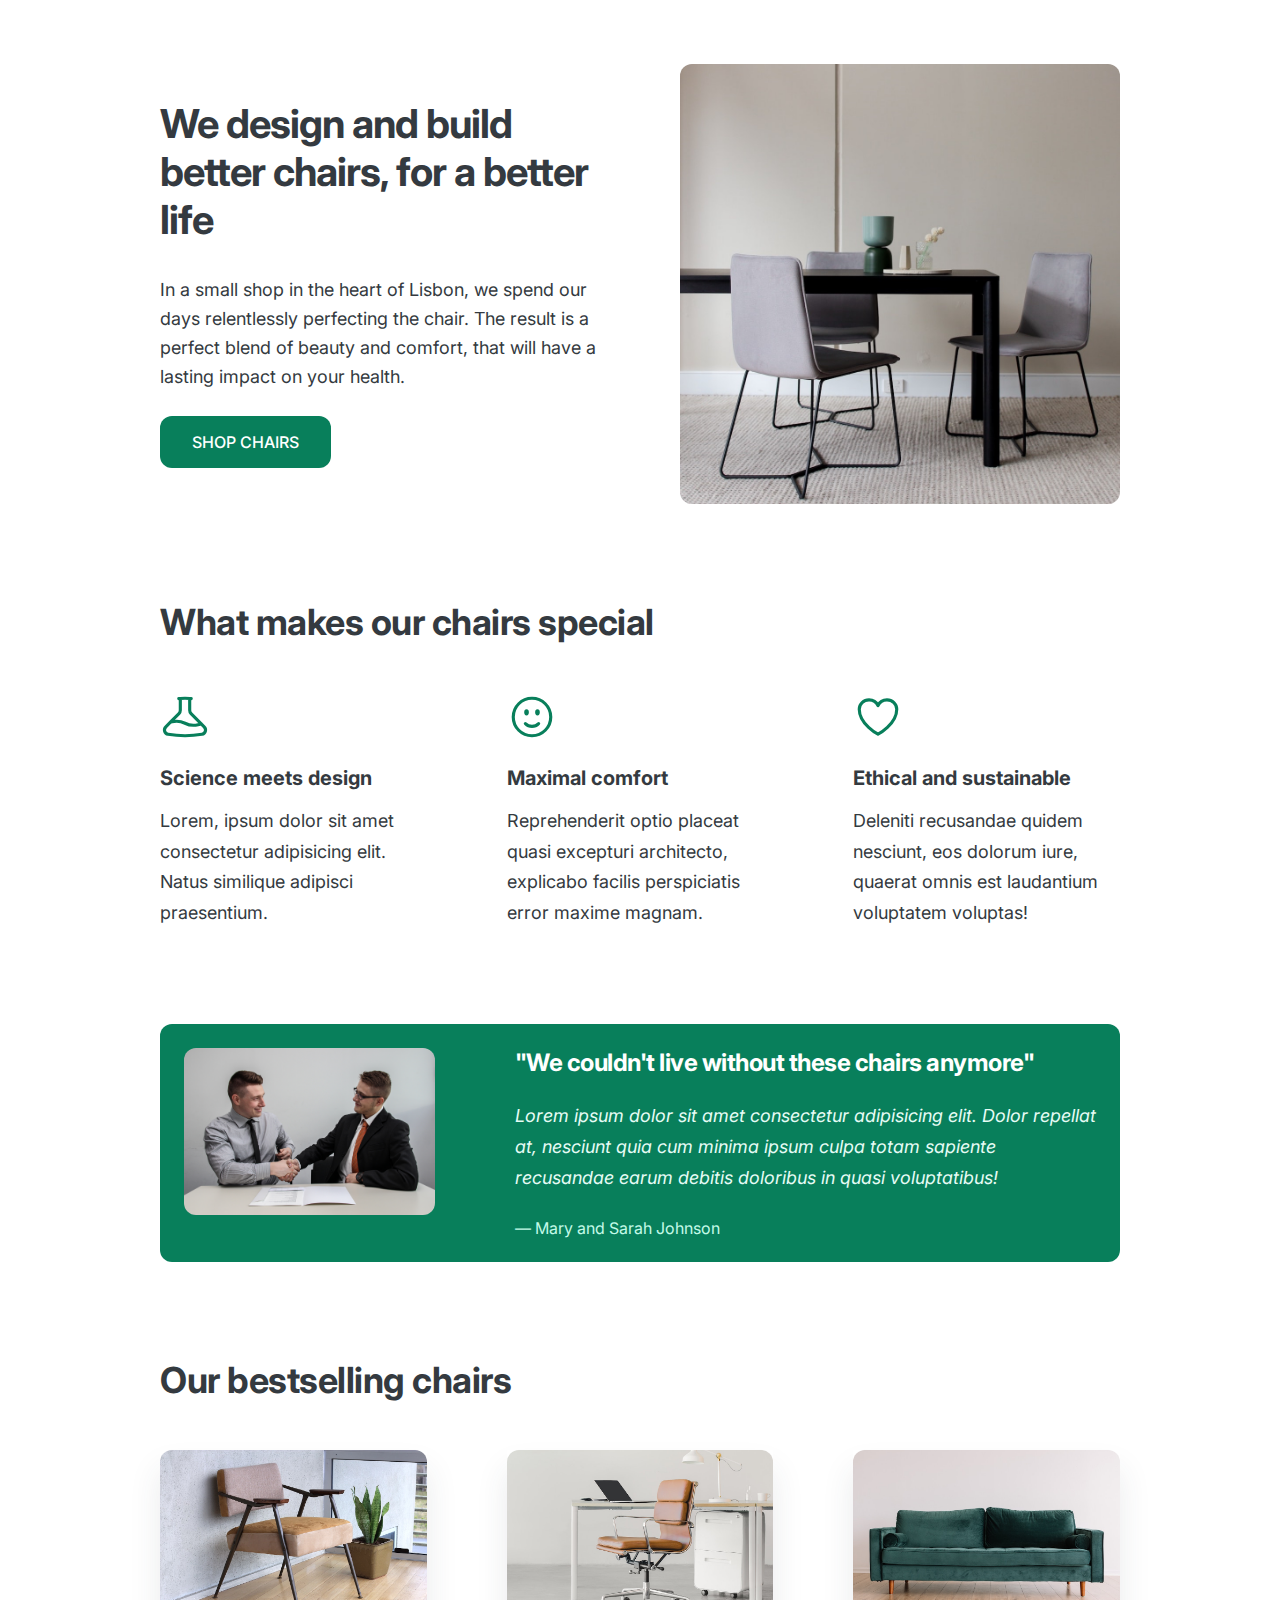
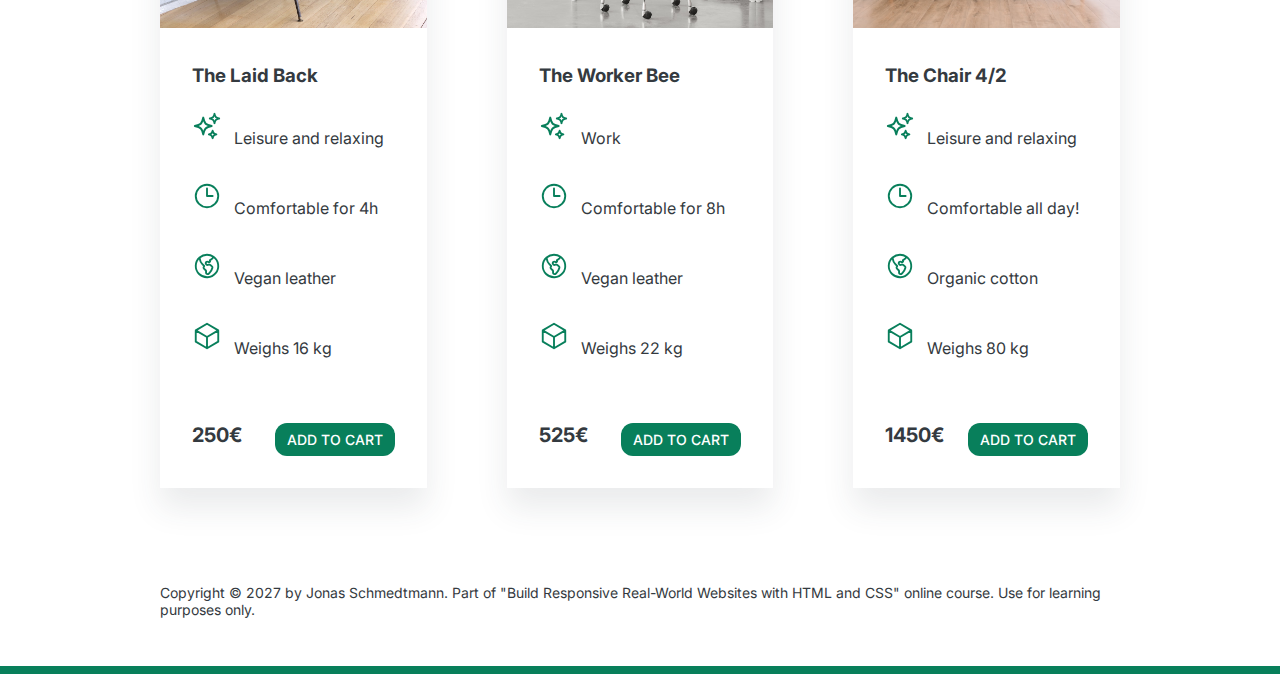
<file: 02-Udemy/01 Build Responsive Real-World Websites with HTML and CSS/05-Design/index.html>
<!DOCTYPE html>
<html lang="en">
  <head>
    <meta charset="UTF-8" />
    <meta http-equiv="X-UA-Compatible" content="IE=edge" />
    <meta name="viewport" content="width=device-width, initial-scale=1.0" />
    <link rel="preconnect" href="https://fonts.googleapis.com" />
    <link rel="preconnect" href="https://fonts.gstatic.com" crossorigin />
    <link
      href="https://fonts.googleapis.com/css2?family=Inter:wght@400;500;700&display=swap"
      rel="stylesheet"
    />

    <link rel="stylesheet" href="style.css" />
    <title>Lisbon Chair Shop</title>
  </head>
  <body>
    <div class="container">
      <header>
        <div class="header-text-box">
          <h1>We design and build better chairs, for a better life</h1>
          <p class="header-text">
            In a small shop in the heart of Lisbon, we spend our days
            relentlessly perfecting the chair. The result is a perfect blend of
            beauty and comfort, that will have a lasting impact on your health.
          </p>
          <a class="btn btn--big" href="#">Shop chairs</a>
        </div>
        <img src="hero.jpg" alt="Photo" />
      </header>

      <section>
        <h2>What makes our chairs special</h2>
        <div class="grid-3-cols">
          <div>
            <svg
              xmlns="http://www.w3.org/2000/svg"
              fill="none"
              viewBox="0 0 24 24"
              stroke-width="1.5"
              stroke="currentColor"
              class="features-icon"
            >
              <path
                stroke-linecap="round"
                stroke-linejoin="round"
                d="M9.75 3.104v5.714a2.25 2.25 0 01-.659 1.591L5 14.5M9.75 3.104c-.251.023-.501.05-.75.082m.75-.082a24.301 24.301 0 014.5 0m0 0v5.714c0 .597.237 1.17.659 1.591L19.8 15.3M14.25 3.104c.251.023.501.05.75.082M19.8 15.3l-1.57.393A9.065 9.065 0 0112 15a9.065 9.065 0 00-6.23-.693L5 14.5m14.8.8l1.402 1.402c1.232 1.232.65 3.318-1.067 3.611A48.309 48.309 0 0112 21c-2.773 0-5.491-.235-8.135-.687-1.718-.293-2.3-2.379-1.067-3.61L5 14.5"
              />
            </svg>

            <p class="features-title"><strong>Science meets design</strong></p>
            <p class="features-text">
              Lorem, ipsum dolor sit amet consectetur adipisicing elit. Natus
              similique adipisci praesentium.
            </p>
          </div>

          <div>
            <svg
              xmlns="http://www.w3.org/2000/svg"
              fill="none"
              viewBox="0 0 24 24"
              stroke-width="1.5"
              stroke="currentColor"
              class="features-icon"
            >
              <path
                stroke-linecap="round"
                stroke-linejoin="round"
                d="M15.182 15.182a4.5 4.5 0 01-6.364 0M21 12a9 9 0 11-18 0 9 9 0 0118 0zM9.75 9.75c0 .414-.168.75-.375.75S9 10.164 9 9.75 9.168 9 9.375 9s.375.336.375.75zm-.375 0h.008v.015h-.008V9.75zm5.625 0c0 .414-.168.75-.375.75s-.375-.336-.375-.75.168-.75.375-.75.375.336.375.75zm-.375 0h.008v.015h-.008V9.75z"
              />
            </svg>

            <p class="features-title">
              <strong>Maximal comfort</strong>
            </p>
            <p class="features-text">
              Reprehenderit optio placeat quasi excepturi architecto, explicabo
              facilis perspiciatis error maxime magnam.
            </p>
          </div>

          <div>
            <svg
              xmlns="http://www.w3.org/2000/svg"
              fill="none"
              viewBox="0 0 24 24"
              stroke-width="1.5"
              stroke="currentColor"
              class="features-icon"
            >
              <path
                stroke-linecap="round"
                stroke-linejoin="round"
                d="M21 8.25c0-2.485-2.099-4.5-4.688-4.5-1.935 0-3.597 1.126-4.312 2.733-.715-1.607-2.377-2.733-4.313-2.733C5.1 3.75 3 5.765 3 8.25c0 7.22 9 12 9 12s9-4.78 9-12z"
              />
            </svg>

            <p class="features-title">
              <strong>Ethical and sustainable</strong>
            </p>
            <p class="features-text">
              Deleniti recusandae quidem nesciunt, eos dolorum iure, quaerat
              omnis est laudantium voluptatem voluptas!
            </p>
          </div>
        </div>
      </section>

      <section class="testimonial-section">
        <div class="grid-3-cols">
          <img src="customers.jpg" alt="People sitting on chairs" />
          <div class="testimonial-box">
            <h2>"We couldn't live without these chairs anymore"</h2>
            <blockquote class="testimonial-text">
              Lorem ipsum dolor sit amet consectetur adipisicing elit. Dolor
              repellat at, nesciunt quia cum minima ipsum culpa totam sapiente
              recusandae earum debitis doloribus in quasi voluptatibus!
            </blockquote>
            <p class="testimonial-author">&mdash; Mary and Sarah Johnson</p>
          </div>
        </div>
      </section>

      <section>
        <h2>Our bestselling chairs</h2>
        <div class="grid-3-cols">
          <figure class="chair">
            <img src="chair-1.jpg" alt="Chair" />
            <div class="chair-box">
              <h3>The Laid Back</h3>
              <ul class="chair-details">
                <li>
                  <svg
                    xmlns="http://www.w3.org/2000/svg"
                    fill="none"
                    viewBox="0 0 24 24"
                    stroke-width="1.5"
                    stroke="currentColor"
                    class="chair-icon"
                  >
                    <path
                      stroke-linecap="round"
                      stroke-linejoin="round"
                      d="M9.813 15.904L9 18.75l-.813-2.846a4.5 4.5 0 00-3.09-3.09L2.25 12l2.846-.813a4.5 4.5 0 003.09-3.09L9 5.25l.813 2.846a4.5 4.5 0 003.09 3.09L15.75 12l-2.846.813a4.5 4.5 0 00-3.09 3.09zM18.259 8.715L18 9.75l-.259-1.035a3.375 3.375 0 00-2.455-2.456L14.25 6l1.036-.259a3.375 3.375 0 002.455-2.456L18 2.25l.259 1.035a3.375 3.375 0 002.456 2.456L21.75 6l-1.035.259a3.375 3.375 0 00-2.456 2.456zM16.894 20.567L16.5 21.75l-.394-1.183a2.25 2.25 0 00-1.423-1.423L13.5 18.75l1.183-.394a2.25 2.25 0 001.423-1.423l.394-1.183.394 1.183a2.25 2.25 0 001.423 1.423l1.183.394-1.183.394a2.25 2.25 0 00-1.423 1.423z"
                    />
                  </svg>

                  <!-- Span is a generic INLINE text element, it doesn't have any meaning. It's like a div element, but inline -->
                  <span>Leisure and relaxing</span>
                </li>
                <li>
                  <svg
                    xmlns="http://www.w3.org/2000/svg"
                    fill="none"
                    viewBox="0 0 24 24"
                    stroke-width="1.5"
                    stroke="currentColor"
                    class="chair-icon"
                  >
                    <path
                      stroke-linecap="round"
                      stroke-linejoin="round"
                      d="M12 6v6h4.5m4.5 0a9 9 0 11-18 0 9 9 0 0118 0z"
                    />
                  </svg>

                  <span>Comfortable for 4h</span>
                </li>
                <li>
                  <svg
                    xmlns="http://www.w3.org/2000/svg"
                    fill="none"
                    viewBox="0 0 24 24"
                    stroke-width="1.5"
                    stroke="currentColor"
                    class="chair-icon"
                  >
                    <path
                      stroke-linecap="round"
                      stroke-linejoin="round"
                      d="M6.115 5.19l.319 1.913A6 6 0 008.11 10.36L9.75 12l-.387.775c-.217.433-.132.956.21 1.298l1.348 1.348c.21.21.329.497.329.795v1.089c0 .426.24.815.622 1.006l.153.076c.433.217.956.132 1.298-.21l.723-.723a8.7 8.7 0 002.288-4.042 1.087 1.087 0 00-.358-1.099l-1.33-1.108c-.251-.21-.582-.299-.905-.245l-1.17.195a1.125 1.125 0 01-.98-.314l-.295-.295a1.125 1.125 0 010-1.591l.13-.132a1.125 1.125 0 011.3-.21l.603.302a.809.809 0 001.086-1.086L14.25 7.5l1.256-.837a4.5 4.5 0 001.528-1.732l.146-.292M6.115 5.19A9 9 0 1017.18 4.64M6.115 5.19A8.965 8.965 0 0112 3c1.929 0 3.716.607 5.18 1.64"
                    />
                  </svg>

                  <span>Vegan leather</span>
                </li>
                <li>
                  <svg
                    xmlns="http://www.w3.org/2000/svg"
                    fill="none"
                    viewBox="0 0 24 24"
                    stroke-width="1.5"
                    stroke="currentColor"
                    class="chair-icon"
                  >
                    <path
                      stroke-linecap="round"
                      stroke-linejoin="round"
                      d="M21 7.5l-9-5.25L3 7.5m18 0l-9 5.25m9-5.25v9l-9 5.25M3 7.5l9 5.25M3 7.5v9l9 5.25m0-9v9"
                    />
                  </svg>
                  <span>Weighs 16 kg</span>
                </li>
              </ul>
              <div class="chair-price">
                <strong>250€</strong>
                <a href="#" class="btn btn--small">Add to cart</a>
              </div>
            </div>
          </figure>

          <figure class="chair">
            <img src="chair-2.jpg" alt="Chair" />
            <div class="chair-box">
              <h3>The Worker Bee</h3>
              <ul class="chair-details">
                <li>
                  <svg
                    xmlns="http://www.w3.org/2000/svg"
                    fill="none"
                    viewBox="0 0 24 24"
                    stroke-width="1.5"
                    stroke="currentColor"
                    class="chair-icon"
                  >
                    <path
                      stroke-linecap="round"
                      stroke-linejoin="round"
                      d="M9.813 15.904L9 18.75l-.813-2.846a4.5 4.5 0 00-3.09-3.09L2.25 12l2.846-.813a4.5 4.5 0 003.09-3.09L9 5.25l.813 2.846a4.5 4.5 0 003.09 3.09L15.75 12l-2.846.813a4.5 4.5 0 00-3.09 3.09zM18.259 8.715L18 9.75l-.259-1.035a3.375 3.375 0 00-2.455-2.456L14.25 6l1.036-.259a3.375 3.375 0 002.455-2.456L18 2.25l.259 1.035a3.375 3.375 0 002.456 2.456L21.75 6l-1.035.259a3.375 3.375 0 00-2.456 2.456zM16.894 20.567L16.5 21.75l-.394-1.183a2.25 2.25 0 00-1.423-1.423L13.5 18.75l1.183-.394a2.25 2.25 0 001.423-1.423l.394-1.183.394 1.183a2.25 2.25 0 001.423 1.423l1.183.394-1.183.394a2.25 2.25 0 00-1.423 1.423z"
                    />
                  </svg>
                  <span>Work</span>
                </li>
                <li>
                  <svg
                    xmlns="http://www.w3.org/2000/svg"
                    fill="none"
                    viewBox="0 0 24 24"
                    stroke-width="1.5"
                    stroke="currentColor"
                    class="chair-icon"
                  >
                    <path
                      stroke-linecap="round"
                      stroke-linejoin="round"
                      d="M12 6v6h4.5m4.5 0a9 9 0 11-18 0 9 9 0 0118 0z"
                    />
                  </svg>

                  <span>Comfortable for 8h</span>
                </li>
                <li>
                  <svg
                    xmlns="http://www.w3.org/2000/svg"
                    fill="none"
                    viewBox="0 0 24 24"
                    stroke-width="1.5"
                    stroke="currentColor"
                    class="chair-icon"
                  >
                    <path
                      stroke-linecap="round"
                      stroke-linejoin="round"
                      d="M6.115 5.19l.319 1.913A6 6 0 008.11 10.36L9.75 12l-.387.775c-.217.433-.132.956.21 1.298l1.348 1.348c.21.21.329.497.329.795v1.089c0 .426.24.815.622 1.006l.153.076c.433.217.956.132 1.298-.21l.723-.723a8.7 8.7 0 002.288-4.042 1.087 1.087 0 00-.358-1.099l-1.33-1.108c-.251-.21-.582-.299-.905-.245l-1.17.195a1.125 1.125 0 01-.98-.314l-.295-.295a1.125 1.125 0 010-1.591l.13-.132a1.125 1.125 0 011.3-.21l.603.302a.809.809 0 001.086-1.086L14.25 7.5l1.256-.837a4.5 4.5 0 001.528-1.732l.146-.292M6.115 5.19A9 9 0 1017.18 4.64M6.115 5.19A8.965 8.965 0 0112 3c1.929 0 3.716.607 5.18 1.64"
                    />
                  </svg>

                  <span>Vegan leather</span>
                </li>
                <li>
                  <svg
                    xmlns="http://www.w3.org/2000/svg"
                    fill="none"
                    viewBox="0 0 24 24"
                    stroke-width="1.5"
                    stroke="currentColor"
                    class="chair-icon"
                  >
                    <path
                      stroke-linecap="round"
                      stroke-linejoin="round"
                      d="M21 7.5l-9-5.25L3 7.5m18 0l-9 5.25m9-5.25v9l-9 5.25M3 7.5l9 5.25M3 7.5v9l9 5.25m0-9v9"
                    />
                  </svg>
                  <span>Weighs 22 kg</span>
                </li>
              </ul>
              <div class="chair-price">
                <strong>525€</strong>
                <a href="#" class="btn btn--small">Add to cart</a>
              </div>
            </div>
          </figure>

          <figure class="chair">
            <img src="chair-3.jpg" alt="Chair" />
            <div class="chair-box">
              <h3>The Chair 4/2</h3>
              <ul class="chair-details">
                <li>
                  <svg
                    xmlns="http://www.w3.org/2000/svg"
                    fill="none"
                    viewBox="0 0 24 24"
                    stroke-width="1.5"
                    stroke="currentColor"
                    class="chair-icon"
                  >
                    <path
                      stroke-linecap="round"
                      stroke-linejoin="round"
                      d="M9.813 15.904L9 18.75l-.813-2.846a4.5 4.5 0 00-3.09-3.09L2.25 12l2.846-.813a4.5 4.5 0 003.09-3.09L9 5.25l.813 2.846a4.5 4.5 0 003.09 3.09L15.75 12l-2.846.813a4.5 4.5 0 00-3.09 3.09zM18.259 8.715L18 9.75l-.259-1.035a3.375 3.375 0 00-2.455-2.456L14.25 6l1.036-.259a3.375 3.375 0 002.455-2.456L18 2.25l.259 1.035a3.375 3.375 0 002.456 2.456L21.75 6l-1.035.259a3.375 3.375 0 00-2.456 2.456zM16.894 20.567L16.5 21.75l-.394-1.183a2.25 2.25 0 00-1.423-1.423L13.5 18.75l1.183-.394a2.25 2.25 0 001.423-1.423l.394-1.183.394 1.183a2.25 2.25 0 001.423 1.423l1.183.394-1.183.394a2.25 2.25 0 00-1.423 1.423z"
                    />
                  </svg>
                  <span>Leisure and relaxing</span>
                </li>
                <li>
                  <svg
                    xmlns="http://www.w3.org/2000/svg"
                    fill="none"
                    viewBox="0 0 24 24"
                    stroke-width="1.5"
                    stroke="currentColor"
                    class="chair-icon"
                  >
                    <path
                      stroke-linecap="round"
                      stroke-linejoin="round"
                      d="M12 6v6h4.5m4.5 0a9 9 0 11-18 0 9 9 0 0118 0z"
                    />
                  </svg>

                  <span>Comfortable all day!</span>
                </li>
                <li>
                  <svg
                    xmlns="http://www.w3.org/2000/svg"
                    fill="none"
                    viewBox="0 0 24 24"
                    stroke-width="1.5"
                    stroke="currentColor"
                    class="chair-icon"
                  >
                    <path
                      stroke-linecap="round"
                      stroke-linejoin="round"
                      d="M6.115 5.19l.319 1.913A6 6 0 008.11 10.36L9.75 12l-.387.775c-.217.433-.132.956.21 1.298l1.348 1.348c.21.21.329.497.329.795v1.089c0 .426.24.815.622 1.006l.153.076c.433.217.956.132 1.298-.21l.723-.723a8.7 8.7 0 002.288-4.042 1.087 1.087 0 00-.358-1.099l-1.33-1.108c-.251-.21-.582-.299-.905-.245l-1.17.195a1.125 1.125 0 01-.98-.314l-.295-.295a1.125 1.125 0 010-1.591l.13-.132a1.125 1.125 0 011.3-.21l.603.302a.809.809 0 001.086-1.086L14.25 7.5l1.256-.837a4.5 4.5 0 001.528-1.732l.146-.292M6.115 5.19A9 9 0 1017.18 4.64M6.115 5.19A8.965 8.965 0 0112 3c1.929 0 3.716.607 5.18 1.64"
                    />
                  </svg>

                  <span>Organic cotton</span>
                </li>
                <li>
                  <svg
                    xmlns="http://www.w3.org/2000/svg"
                    fill="none"
                    viewBox="0 0 24 24"
                    stroke-width="1.5"
                    stroke="currentColor"
                    class="chair-icon"
                  >
                    <path
                      stroke-linecap="round"
                      stroke-linejoin="round"
                      d="M21 7.5l-9-5.25L3 7.5m18 0l-9 5.25m9-5.25v9l-9 5.25M3 7.5l9 5.25M3 7.5v9l9 5.25m0-9v9"
                    />
                  </svg>
                  <span>Weighs 80 kg</span>
                </li>
              </ul>
              <div class="chair-price">
                <strong>1450€</strong>
                <a href="#" class="btn btn--small">Add to cart</a>
              </div>
            </div>
          </figure>
        </div>
      </section>

      <footer>
        Copyright &copy; 2027 by Jonas Schmedtmann. Part of "Build Responsive
        Real-World Websites with HTML and CSS" online course. Use for learning
        purposes only.
      </footer>
    </div>
  </body>
</html>
</file>
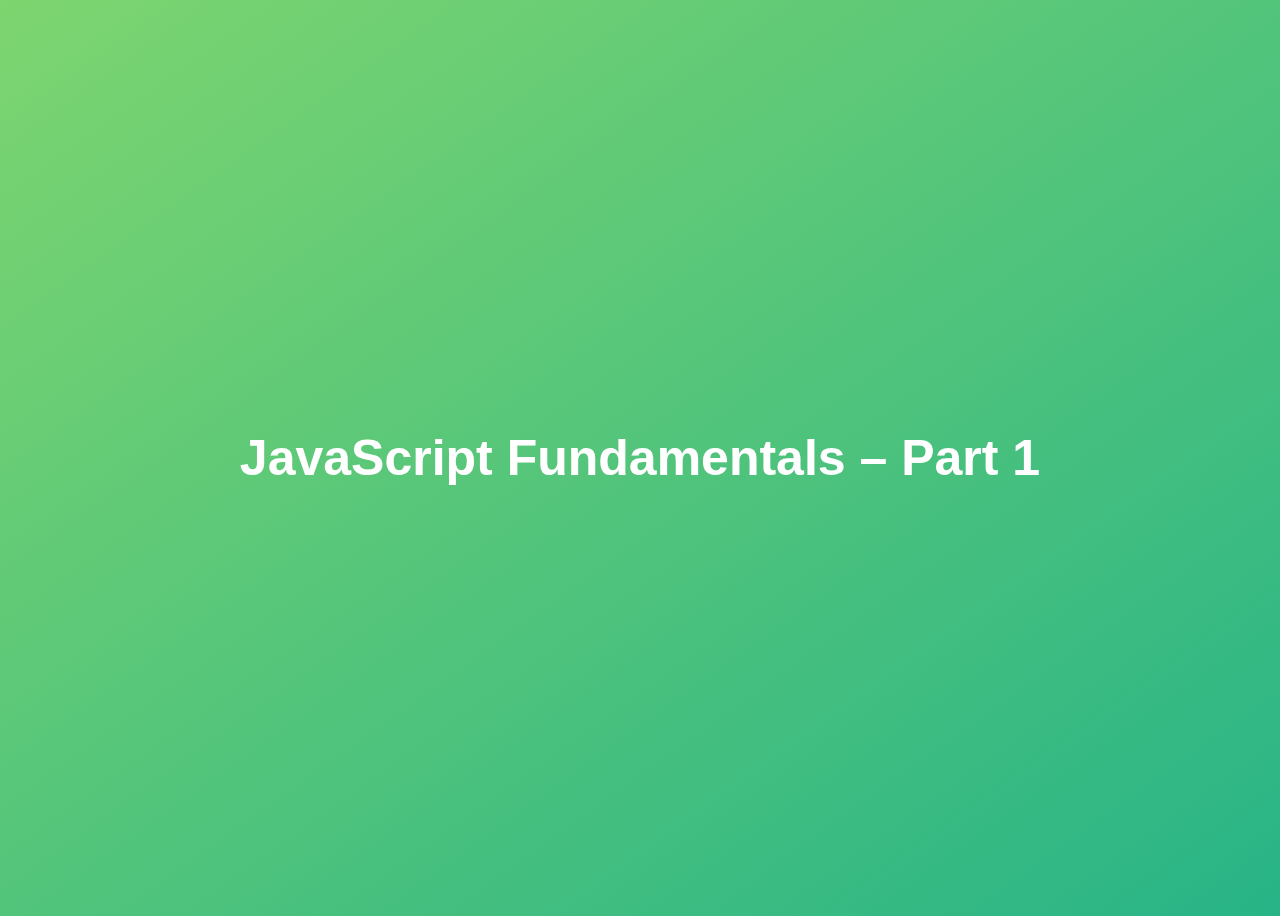
<file: 02-Udemy/02 The Complete JavaScript Course 2025 From Zero to Expert!/01-Fundamentals-Part-1/index.html>
<!DOCTYPE html>
<html lang="en">
  <head>
    <meta charset="UTF-8" />
    <meta name="viewport" content="width=device-width, initial-scale=1.0" />
    <meta http-equiv="X-UA-Compatible" content="ie=edge" />
    <title>JavaScript Fundamentals – Part 1</title>
    <style>
      body {
        height: 100vh;
        display: flex;
        align-items: center;
        background: linear-gradient(to top left, #28b487, #7dd56f);
      }
      h1 {
        font-family: sans-serif;
        font-size: 50px;
        line-height: 1.3;
        width: 100%;
        padding: 30px;
        text-align: center;
        color: white;
      }
    </style>
  </head>
  <body>
    <h1>JavaScript Fundamentals – Part 1</h1>
  </body>

  <!-- <script src="script.js"></script> -->
  <!-- <script src="Assinments/assingment.js"></script> -->
  <script src="Assinments/challenge.js"></script>
</html>
</file>
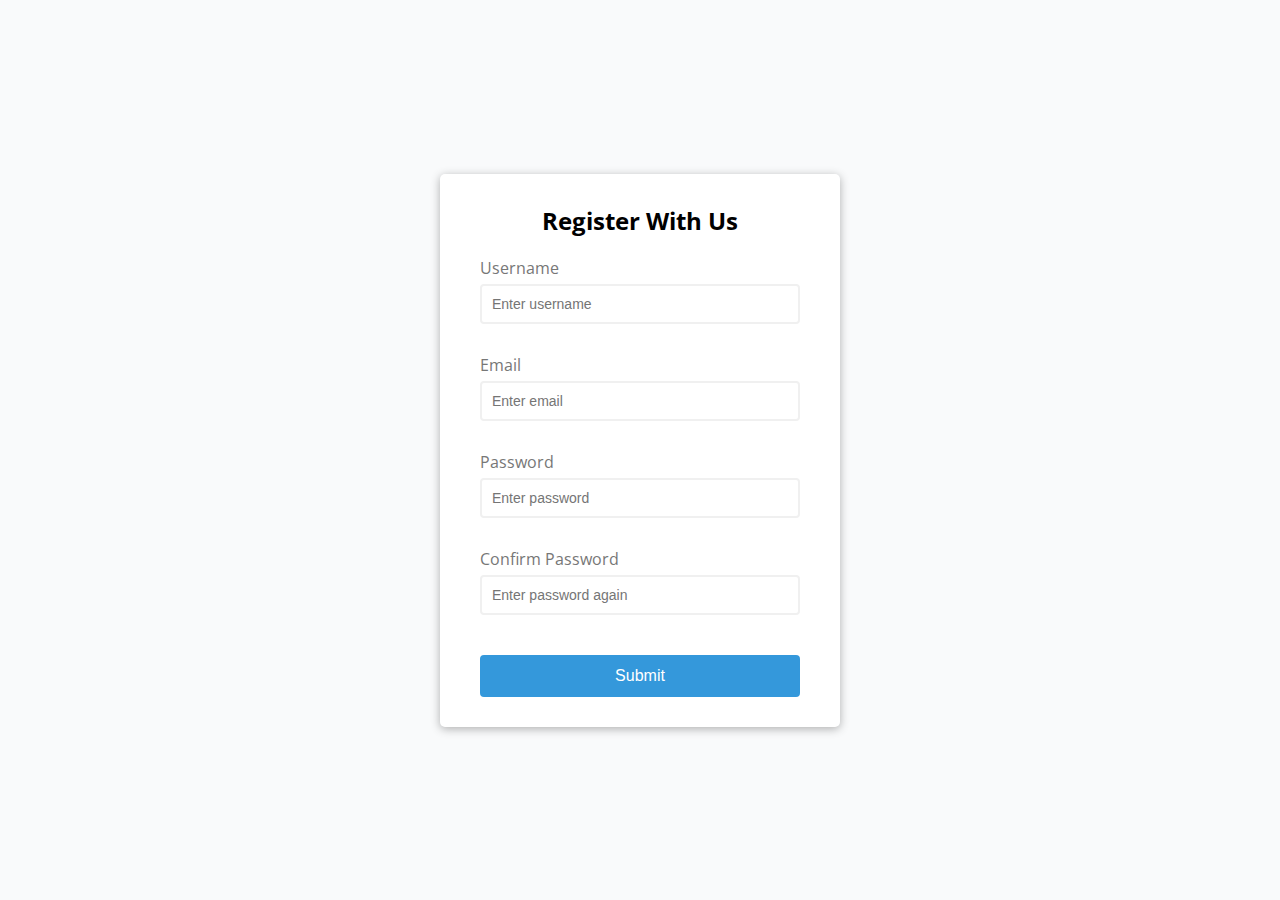
<file: 02-Udemy/03 20 Web Projects With Vanilla JavaScript/01 Form Validator/index.html>
<!DOCTYPE html>
<html lang="en">
  <head>
    <meta charset="UTF-8" />
    <meta name="viewport" content="width=device-width, initial-scale=1.0" />
    <title>Form Validator</title>
    <meta http-equiv="X-UA-Compatible" content="ie=edge" />
    <link rel="stylesheet" href="style.css" />
  </head>
  <body>
    <div class="container">
      <form id="form" class="form">
        <h2>Register With Us</h2>
        <div class="form-control">
          <label for="username">Username</label>
          <input type="text" id="username" placeholder="Enter username" />
          <small>Error message</small>
        </div>
        <div class="form-control">
          <label for="email">Email</label>
          <input type="text" id="email" placeholder="Enter email" />
          <small>Error Message</small>
        </div>
        <div class="form-control">
          <label for="password">Password</label>
          <input type="password" id="password" placeholder="Enter password" />
          <small>Error message</small>
        </div>
        <div class="form-control">
          <label for="passowrd2">Confirm Password</label>
          <input
            type="password"
            id="passowrd2"
            placeholder="Enter password again"
          />
          <small>Error message</small>
        </div>
        <button type="submit">Submit</button>
      </form>
    </div>

    <script src="script.js"></script>
  </body>
</html>
</file>
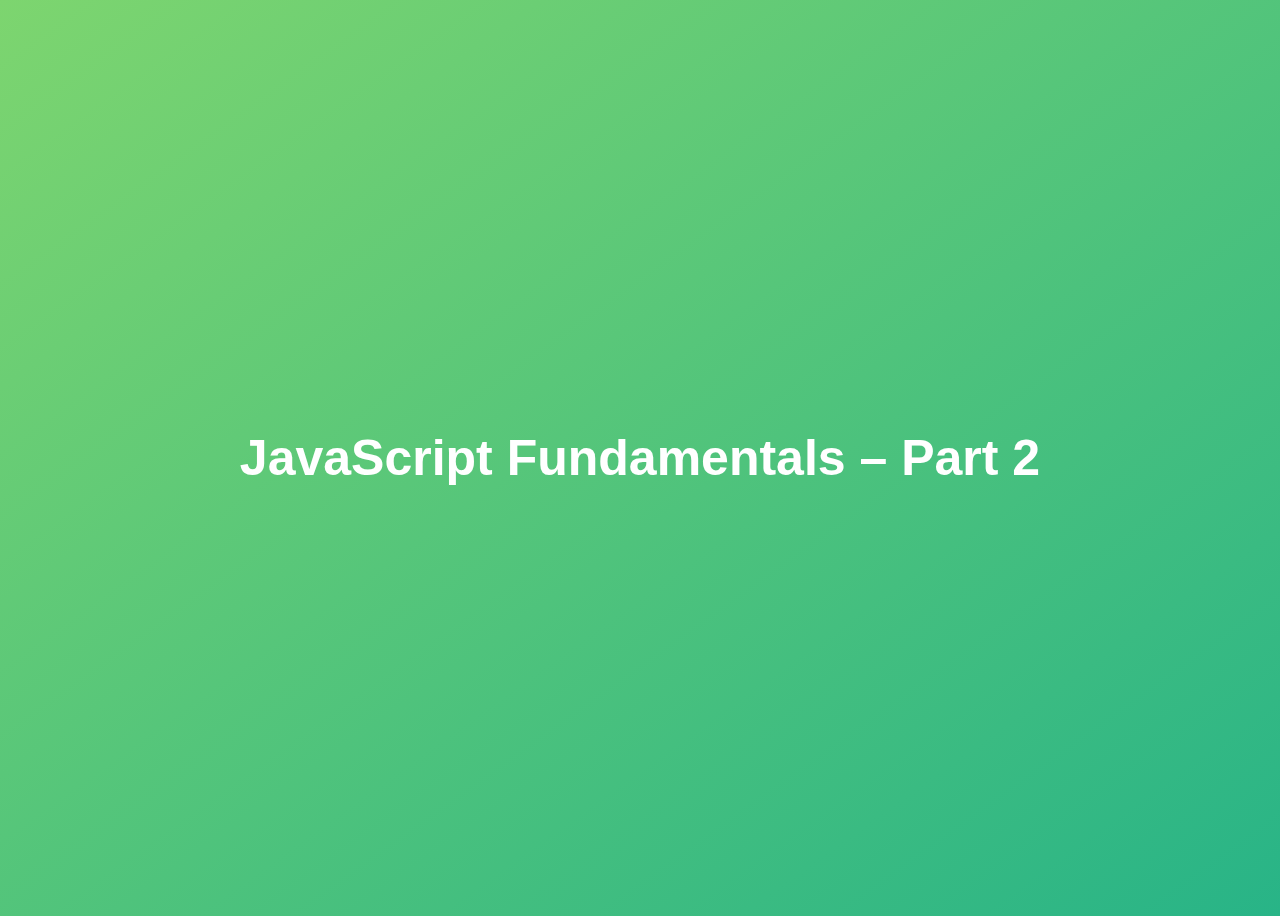
<file: 02-Udemy/02 The Complete JavaScript Course 2025 From Zero to Expert!/02-Fundamentals-Part-2/final/index.html>
<!DOCTYPE html>
<html lang="en">
  <head>
    <meta charset="UTF-8" />
    <meta name="viewport" content="width=device-width, initial-scale=1.0" />
    <meta http-equiv="X-UA-Compatible" content="ie=edge" />
    <title>JavaScript Fundamentals – Part 2</title>
    <style>
      body {
        height: 100vh;
        display: flex;
        align-items: center;
        background: linear-gradient(to top left, #28b487, #7dd56f);
      }
      h1 {
        font-family: sans-serif;
        font-size: 50px;
        line-height: 1.3;
        width: 100%;
        padding: 30px;
        text-align: center;
        color: white;
      }
    </style>
  </head>
  <body>
    <h1>JavaScript Fundamentals – Part 2</h1>
    <script src="script.js"></script>
  </body>
</html>
</file>
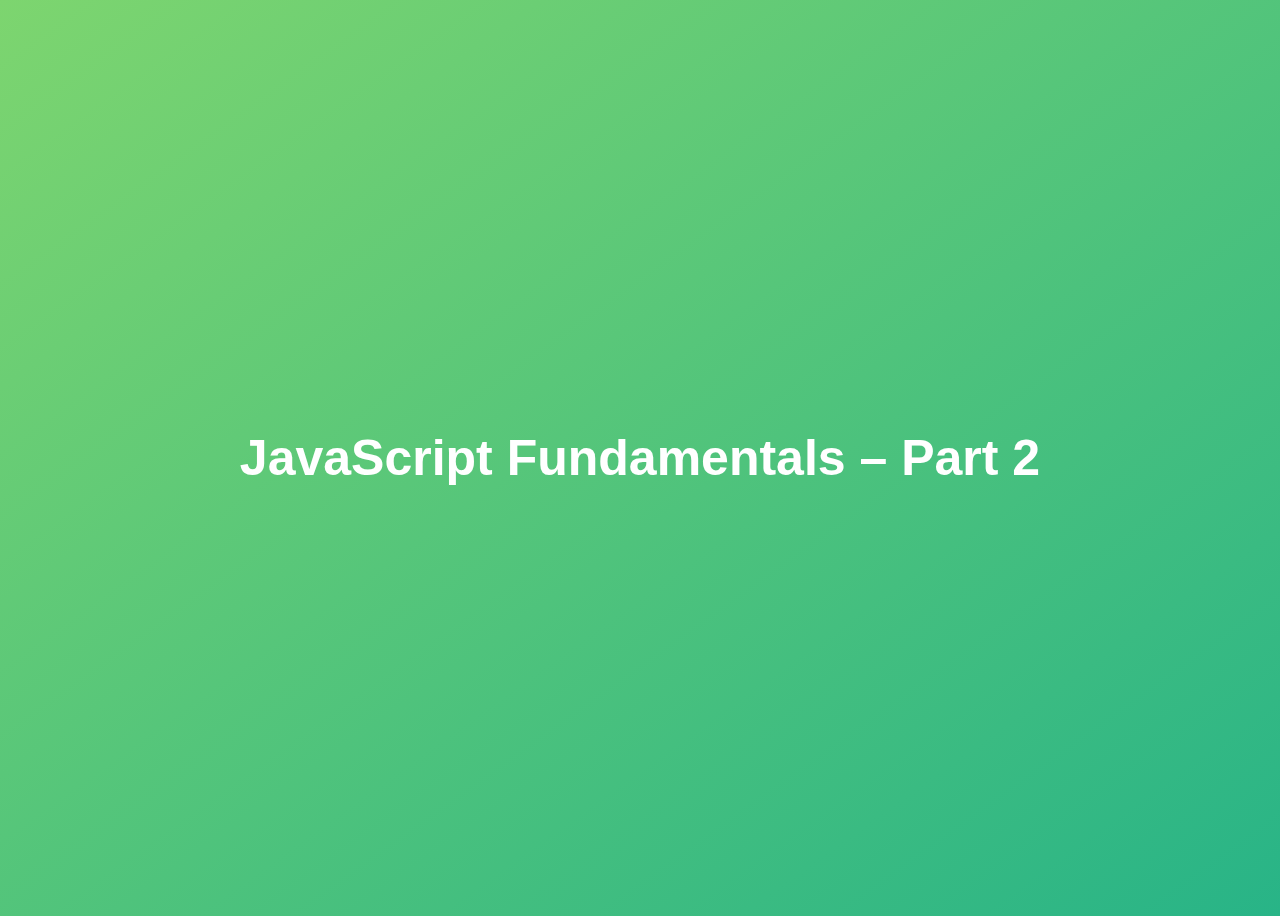
<file: 02-Udemy/02 The Complete JavaScript Course 2025 From Zero to Expert!/02-Fundamentals-Part-2/starter/index.html>
<!DOCTYPE html>
<html lang="en">
  <head>
    <meta charset="UTF-8" />
    <meta name="viewport" content="width=device-width, initial-scale=1.0" />
    <meta http-equiv="X-UA-Compatible" content="ie=edge" />
    <title>JavaScript Fundamentals – Part 2</title>
    <style>
      body {
        height: 100vh;
        display: flex;
        align-items: center;
        background: linear-gradient(to top left, #28b487, #7dd56f);
      }
      h1 {
        font-family: sans-serif;
        font-size: 50px;
        line-height: 1.3;
        width: 100%;
        padding: 30px;
        text-align: center;
        color: white;
      }
    </style>
  </head>
  <body>
    <h1>JavaScript Fundamentals – Part 2</h1>
    <!-- <script src="script.js"></script> -->
    <!-- <script src="assigment.js"></script> -->
    <script src="challenges.js"></script>
  </body>
</html>
</file>
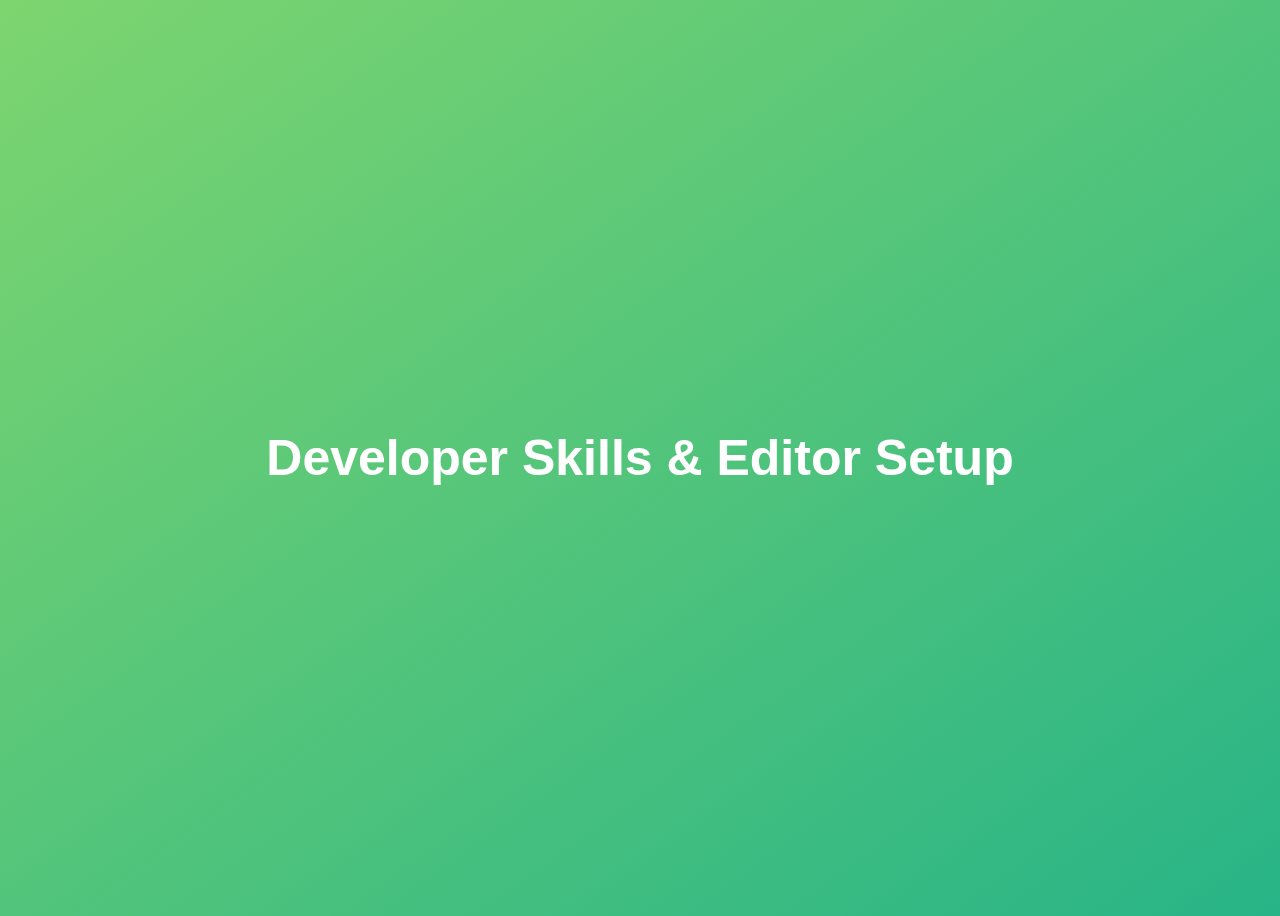
<file: 02-Udemy/02 The Complete JavaScript Course 2025 From Zero to Expert!/03-Developer-Skills/final/index.html>
<!DOCTYPE html>
<html lang="en">
  <head>
    <meta charset="UTF-8" />
    <meta name="viewport" content="width=device-width, initial-scale=1.0" />
    <meta http-equiv="X-UA-Compatible" content="ie=edge" />
    <title>Developer Skills & Editor Setup</title>
    <style>
      body {
        height: 100vh;
        display: flex;
        align-items: center;
        background: linear-gradient(to top left, #28b487, #7dd56f);
      }
      h1 {
        font-family: sans-serif;
        font-size: 50px;
        line-height: 1.3;
        width: 100%;
        padding: 30px;
        text-align: center;
        color: white;
      }
    </style>
  </head>
  <body>
    <h1>Developer Skills & Editor Setup</h1>
    <script src="script.js"></script>
  </body>
</html>
</file>
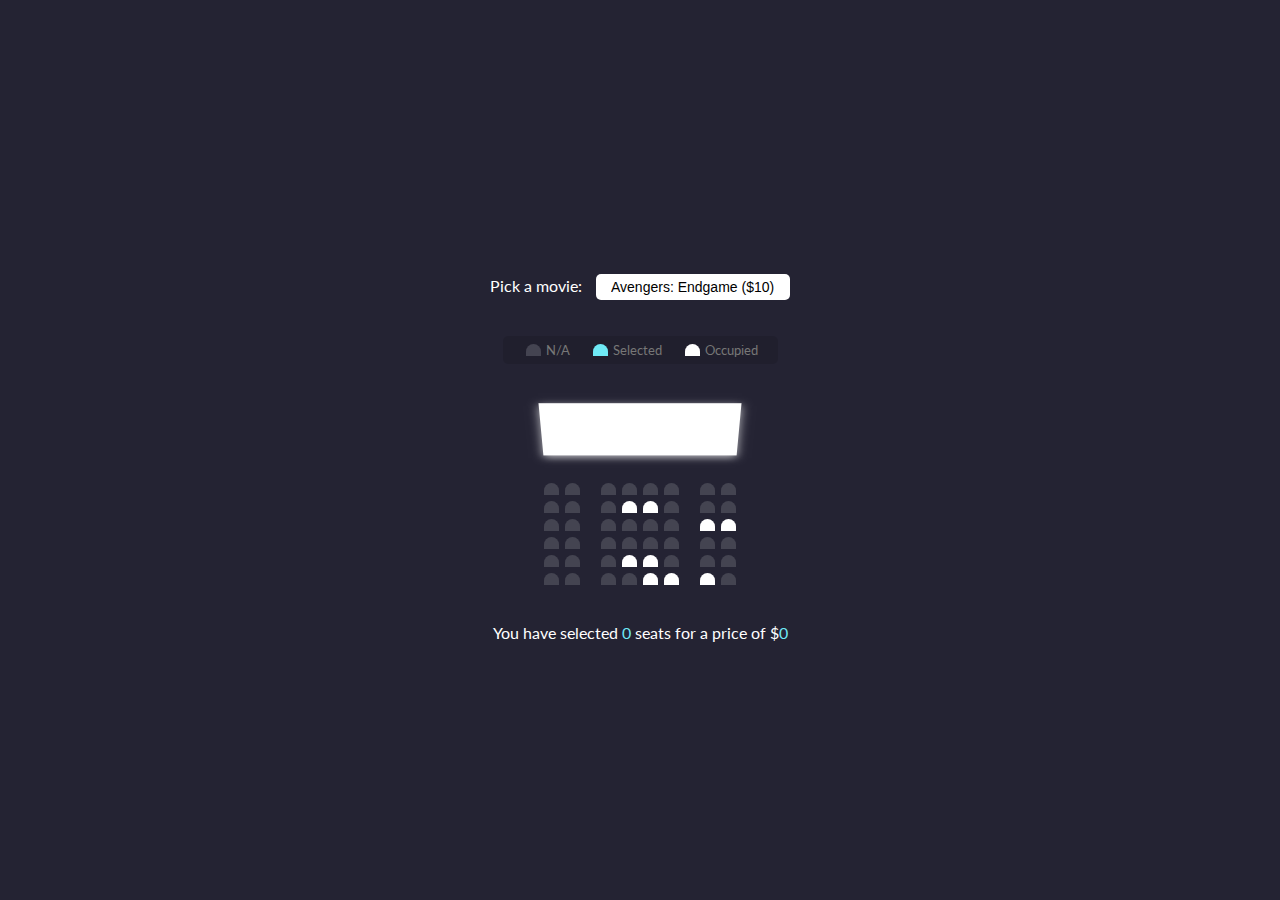
<file: 02-Udemy/03 20 Web Projects With Vanilla JavaScript/02. Seat Booking DOM & Local Storage/Final/index.html>
<!DOCTYPE html>
<html lang="en">
  <head>
    <meta charset="UTF-8" />
    <meta name="viewport" content="width=device-width, initial-scale=1.0" />
    <meta http-equiv="X-UA-Compatible" content="ie=edge" />
    <link rel="stylesheet" href="style.css" />
    <title>Movie Seat Booking</title>
  </head>
  <body>
    <div class="movie-container">
      <label>Pick a movie:</label>
      <select id="movie">
        <option value="10">Avengers: Endgame ($10)</option>
        <option value="12">Joker ($12)</option>
        <option value="8">Toy Story 4 ($8)</option>
        <option value="9">The Lion King ($9)</option>
      </select>
    </div>

    <ul class="showcase">
      <li>
        <div class="seat"></div>
        <small>N/A</small>
      </li>
      <li>
        <div class="seat selected"></div>
        <small>Selected</small>
      </li>
      <li>
        <div class="seat occupied"></div>
        <small>Occupied</small>
      </li>
    </ul>

    <div class="container">
      <div class="screen"></div>

      <div class="row">
        <div class="seat"></div>
        <div class="seat"></div>
        <div class="seat"></div>
        <div class="seat"></div>
        <div class="seat"></div>
        <div class="seat"></div>
        <div class="seat"></div>
        <div class="seat"></div>
      </div>
      <div class="row">
        <div class="seat"></div>
        <div class="seat"></div>
        <div class="seat"></div>
        <div class="seat occupied"></div>
        <div class="seat occupied"></div>
        <div class="seat"></div>
        <div class="seat"></div>
        <div class="seat"></div>
      </div>
      <div class="row">
        <div class="seat"></div>
        <div class="seat"></div>
        <div class="seat"></div>
        <div class="seat"></div>
        <div class="seat"></div>
        <div class="seat"></div>
        <div class="seat occupied"></div>
        <div class="seat occupied"></div>
      </div>
      <div class="row">
        <div class="seat"></div>
        <div class="seat"></div>
        <div class="seat"></div>
        <div class="seat"></div>
        <div class="seat"></div>
        <div class="seat"></div>
        <div class="seat"></div>
        <div class="seat"></div>
      </div>
      <div class="row">
        <div class="seat"></div>
        <div class="seat"></div>
        <div class="seat"></div>
        <div class="seat occupied"></div>
        <div class="seat occupied"></div>
        <div class="seat"></div>
        <div class="seat"></div>
        <div class="seat"></div>
      </div>
      <div class="row">
        <div class="seat"></div>
        <div class="seat"></div>
        <div class="seat"></div>
        <div class="seat"></div>
        <div class="seat occupied"></div>
        <div class="seat occupied"></div>
        <div class="seat occupied"></div>
        <div class="seat"></div>
      </div>
    </div>

    <p class="text">
      You have selected <span id="count">0</span> seats for a price of $<span
        id="total"
        >0</span
      >
    </p>

    <script src="script.js"></script>
  </body>
</html>
</file>
<file: 02-Udemy/01 Build Responsive Real-World Websites with HTML and CSS/05-Design/style.css>
/*
SPACING SYSTEM (px)
2 / 4 / 8 / 12 / 16 / 24 / 32 / 48 / 64 / 80 / 96 / 128

FONT SIZE SYSTEM (px)
10 / 12 / 14 / 16 / 18 / 20 / 24 / 30 / 36 / 44 / 52 / 62 / 74 / 86 / 98
*/

/* 
Main Color: #087f5b
grey color: #868e96
*/

* {
  margin: 0;
  padding: 0;
  box-sizing: border-box;
}

/* ------------------------ */
/* GENERAL STYLES */
/* ------------------------ */
body {
  font-family: "Inter", sans-serif;
  color: #343a40;
  border-bottom: 8px solid #087f5b;
}

.container {
  width: 960px;
  margin: 0 auto;
}

header,
section {
  margin-bottom: 96px;
}

h2 {
  margin-bottom: 48px;
  font-size: 36px;
  letter-spacing: -0.5px;
}

.grid-3-cols {
  display: grid;
  grid-template-columns: repeat(3, 1fr);
  column-gap: 80px;
}

/* ------------------------ */
/* COMPONENT STYLES */
/* ------------------------ */

/* HEADER */
header {
  display: grid;
  grid-template-columns: repeat(2, 1fr);
  column-gap: 80px;
  margin-top: 64px;
}

.btn:link,
.btn:visited {
  background: #087f5b;
  color: #fff;
  display: inline-block;
  text-transform: uppercase;
  font-weight: 500;
  text-decoration: none;
  border-radius: 12px;
}

.btn:hover,
.btn:active {
  background-color: #0ca678;
}

.btn--big {
  font-size: 16px;
  padding: 16px 32px;
}

.btn--small {
  padding: 8px 12px;
  font-size: 14px;
}

img {
  border-radius: 12px;
}

.header-text-box {
  align-self: center;
}

h1 {
  margin-bottom: 32px;
  font-size: 40px;
  line-height: 1.2;
  letter-spacing: -1px;
  /* text-shadow: 0px 5px 5px rgba(52, 58, 64, 0.9); */
}

.header-text {
  margin-bottom: 24px;
  line-height: 1.6;
  font-size: 18px;
}

img {
  width: 100%;
}

/* FEATURES */
.features-icon {
  stroke: #087f5b;
  width: 50px;
  height: 50px;
  margin-bottom: 20px;
}

.chair-icon {
  stroke: #087f5b;
  width: 30px;
  height: 30px;
  margin-bottom: 24px;
}

.features-title {
  margin-bottom: 16px;
  font-size: 20px;
}

.features-text {
  font-size: 18px;
  line-height: 1.7;
}

/* TESTIMONIAL */
.testimonial-section {
  background-color: #087f5b;
  padding: 24px;
  color: #fff;
  border-radius: 12px;
}

.testimonial-box {
  grid-column: 2 / -1;
  align-self: center;
}

.testimonial-box h2 {
  margin-bottom: 24px;
  /*  20 / 24 / 30 */
  font-size: 24px;
}

.testimonial-text {
  font-style: italic;
  margin-bottom: 25px;
  line-height: 1.7;
  font-size: 18px;
  color: #e6fcf5;
}

.testimonial-author {
  color: #c3fae8;
}

/* CHAIRS */
.chair {
  box-shadow: 0px 20px 30px rgba(52, 58, 64, 0.1);
}

.chair img {
  border-bottom-right-radius: 0;
  border-bottom-left-radius: 0;
}
.chair-box {
  padding: 32px;
}

h3 {
  margin-bottom: 24px;
}

.chair-details {
  list-style: none;
  margin-bottom: 48px;
}

.chair-details li {
  display: flex;
  align-items: center;
  gap: 12px;
  margin-bottom: 16px;
}

.chair-details li:last-child {
  margin-bottom: 0;
}

.chair-icon {
}

.chair-price {
  display: flex;
  justify-content: space-between;
  font-size: 20px;
}

footer {
  margin-bottom: 48px;
  font-size: 14px;
  color: #343a40;
}
</file>
<file: 02-Udemy/03 20 Web Projects With Vanilla JavaScript/01 Form Validator/style.css>
@import url("https://fonts.googleapis.com/css?family=Open+Sans&display=swap");

:root {
  --success-color: #2ecc71;
  --error-color: #e74c3c;
}

* {
  box-sizing: border-box;
}

body {
  background-color: #f9fafb;
  font-family: "Open Sans", sans-serif;
  display: flex;
  align-items: center;
  justify-content: center;
  min-height: 100vh;
  margin: 0;
}

.container {
  background-color: #fff;
  border-radius: 5px;
  box-shadow: 0 2px 10px rgba(0, 0, 0, 0.3);
  width: 400px;
}

h2 {
  text-align: center;
  margin: 0 0 20px;
}

.form {
  padding: 30px 40px;
}

.form-control {
  margin-bottom: 10px;
  padding-bottom: 20px;
  position: relative;
}

.form-control label {
  color: #777;
  display: block;
  margin-bottom: 5px;
}

.form-control input {
  border: 2px solid #f0f0f0;
  border-radius: 4px;
  display: block;
  width: 100%;
  padding: 10px;
  font-size: 14px;
}

.form-control input:focus {
  outline: 0;
  border-color: #777;
}

.form-control.success input {
  border-color: var(--success-color);
}

.form-control.error input {
  border-color: var(--error-color);
}

.form-control small {
  color: var(--error-color);
  position: absolute;
  bottom: 0;
  left: 0;
  visibility: hidden;
  /* display:none; */
}

.form-control.error small {
  visibility: visible;
}

.form button {
  cursor: pointer;
  background-color: #3498db;
  border: 2px solid #3498db;
  border-radius: 4px;
  color: #fff;
  display: block;
  font-size: 16px;
  padding: 10px;
  margin-top: 20px;
  width: 100%;
}
</file>
<file: 02-Udemy/03 20 Web Projects With Vanilla JavaScript/02. Seat Booking DOM & Local Storage/Final/style.css>
@import url('https://fonts.googleapis.com/css?family=Lato&display=swap');

* {
  box-sizing: border-box;
}

body {
  background-color: #242333;
  color: #fff;
  display: flex;
  flex-direction: column;
  align-items: center;
  justify-content: center;
  height: 100vh;
  font-family: 'Lato', sans-serif;
  margin: 0;
}

.movie-container {
  margin: 20px 0;
}

.movie-container select {
  background-color: #fff;
  border: 0;
  border-radius: 5px;
  font-size: 14px;
  margin-left: 10px;
  padding: 5px 15px 5px 15px;
  -moz-appearance: none;
  -webkit-appearance: none;
  appearance: none;
}

.container {
  perspective: 1000px;
  margin-bottom: 30px;
}

.seat {
  background-color: #444451;
  height: 12px;
  width: 15px;
  margin: 3px;
  border-top-left-radius: 10px;
  border-top-right-radius: 10px;
}

.seat.selected {
  background-color: #6feaf6;
}

.seat.occupied {
  background-color: #fff;
}

.seat:nth-of-type(2) {
  margin-right: 18px;
}

.seat:nth-last-of-type(2) {
  margin-left: 18px;
}

.seat:not(.occupied):hover {
  cursor: pointer;
  transform: scale(1.2);
}

.showcase .seat:not(.occupied):hover {
  cursor: default;
  transform: scale(1);
}

.showcase {
  background: rgba(0, 0, 0, 0.1);
  padding: 5px 10px;
  border-radius: 5px;
  color: #777;
  list-style-type: none;
  display: flex;
  justify-content: space-between;
}

.showcase li {
  display: flex;
  align-items: center;
  justify-content: center;
  margin: 0 10px;
}

.showcase li small {
  margin-left: 2px;
}

.row {
  display: flex;
}

.screen {
  background-color: #fff;
  height: 70px;
  width: 100%;
  margin: 15px 0;
  transform: rotateX(-45deg);
  box-shadow: 0 3px 10px rgba(255, 255, 255, 0.7);
}

p.text {
  margin: 5px 0;
}

p.text span {
  color: #6feaf6;
}
</file>
